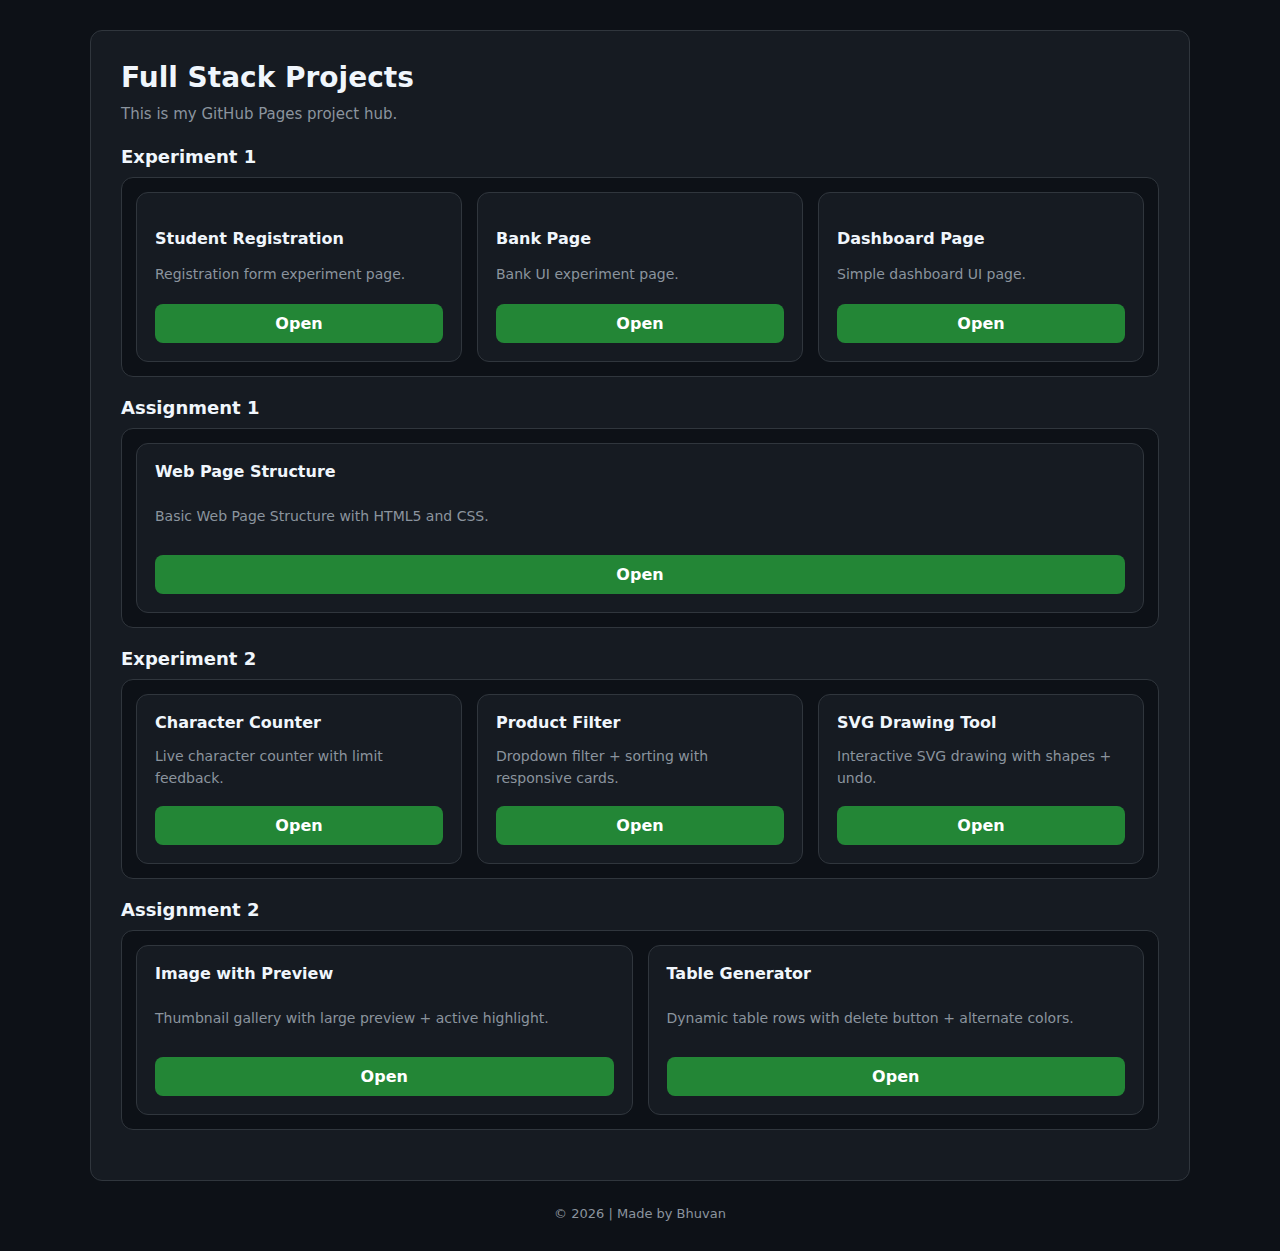
<file: index.html>
<!DOCTYPE html>
<html lang="en">
<head>
  <meta charset="UTF-8" />
  <meta name="viewport" content="width=device-width, initial-scale=1.0" />
  <title>Full Stack Projects</title>
  <style>
*{
  margin:0;
  padding:0;
  box-sizing:border-box;
  font-family:system-ui,-apple-system,BlinkMacSystemFont,"Segoe UI",sans-serif;
}

/* Page Background */
body{
  background:#0d1117;          /* GitHub dark background */
  color:#c9d1d9;
  min-height:100vh;
  display:flex;
  justify-content:center;
  align-items:center;
  padding:30px;
  flex-direction:column;
}

/* Main Container */
.container{
  width:100%;
  max-width:1100px;
  background:#161b22;          /* GitHub panel */
  border:1px solid #30363d;
  padding:30px;
  border-radius:12px;
}

/* Headings */
h1{
  font-size:28px;
  margin-bottom:8px;
  color:#f0f6fc;
}

h2{
  margin:18px 0 10px;
  font-size:18px;
  color:#f0f6fc;
}

/* Paragraphs */
p{
  color:#8b949e;
  margin-bottom:20px;
  line-height:1.6;
  font-size:15px;
}

/* Section Box */
.box{
  background:#0d1117;
  border:1px solid #30363d;
  border-radius:12px;
  padding:14px;
  margin-bottom:20px;
}

/* Grid */
.grid{
  display:grid;
  grid-template-columns:repeat(auto-fit,minmax(240px,1fr));
  gap:15px;
}

/* Cards */
.card{
  background:#161b22;
  border:1px solid #30363d;
  border-radius:12px;
  padding:18px;
  transition:0.2s ease;
  min-height:170px;
  display:flex;
  flex-direction:column;
  justify-content:space-between;
}

.card:hover{
  transform:translateY(-4px);
  border-color:#58a6ff;   /* GitHub blue */
}

/* Card text */
.card h3,
.card h2{
  font-size:16px;
  margin-bottom:8px;
  color:#f0f6fc;
}

.card p{
  font-size:14px;
  color:#8b949e;
  margin-bottom:12px;
}

/* Buttons / Links */
a{
  display:inline-block;
  text-decoration:none;
  background:#238636;      /* GitHub green */
  color:white;
  font-weight:600;
  padding:10px 14px;
  border-radius:8px;
  text-align:center;
}

a:hover{
  background:#2ea043;
}

/* Footer */
.page-footer{
  margin-top:25px;
  text-align:center;
  color:#8b949e;
  font-size:13px;
}
</style>

</head>
<body>
  <div class="container">
    <h1>Full Stack Projects</h1>
    <p>
      This is my GitHub Pages project hub.
    </p>
    <h2>Experiment 1</h2>
      <div class="box">
    <div class="grid">        
    <div class="card">
        <h2>Student Registration</h2>
        <p>Registration form experiment page.</p>
        <a href="StudentRegistration.html">Open</a>
      </div>

      <div class="card">
        <h2>Bank Page</h2>
        <p>Bank UI experiment page.</p>
        <a href="Bank.html">Open</a>
      </div>

      <div class="card">
        <h2>Dashboard Page</h2>
        <p>Simple dashboard UI page.</p>
        <a href="Dashboard.html">Open</a>
      </div>
    </div>
      </div>
    <h2>Assignment 1</h2>
          <div class="box">
    <div class="grid">
      <div class="card">
        <h3>Web Page Structure</h3>
        <p>Basic Web Page Structure with HTML5 and CSS.</p>
        <a href="Assignment-1/">Open</a>
      </div>
    </div>
            </div>

    <h2>Experiment 2</h2>
    <div class="box">
    <div class="grid">
      <div class="card">
        <h3>Character Counter</h3>
        <p>Live character counter with limit feedback.</p>
        <a href="Experiment-2/Character%20Counter/">Open</a>
      </div>

      <div class="card">
        <h3>Product Filter</h3>
        <p>Dropdown filter + sorting with responsive cards.</p>
        <a href="Experiment-2/Product%20Filter/">Open</a>
      </div>

      <div class="card">
        <h3>SVG Drawing Tool</h3>
        <p>Interactive SVG drawing with shapes + undo.</p>
        <a href="Experiment-2/SVG%20Drawing%20Tool/">Open</a>
      </div>
    </div>
        </div>

    <h2>Assignment 2</h2>
    <div class="box">
    <div class="grid">
      <div class="card">
        <h3>Image with Preview</h3>
        <p>Thumbnail gallery with large preview + active highlight.</p>
        <a href="Assignment-2/Image%20with%20Preview/">Open</a>
      </div>

      <div class="card">
        <h3>Table Generator</h3>
        <p>Dynamic table rows with delete button + alternate colors.</p>
        <a href="Assignment-2/Table%20Generator/">Open</a>
      </div>
    </div>
        </div>
    </div>
    
    <footer class="page-footer">© 2026 | Made by Bhuvan</footer>
</body>
</html>
</file>
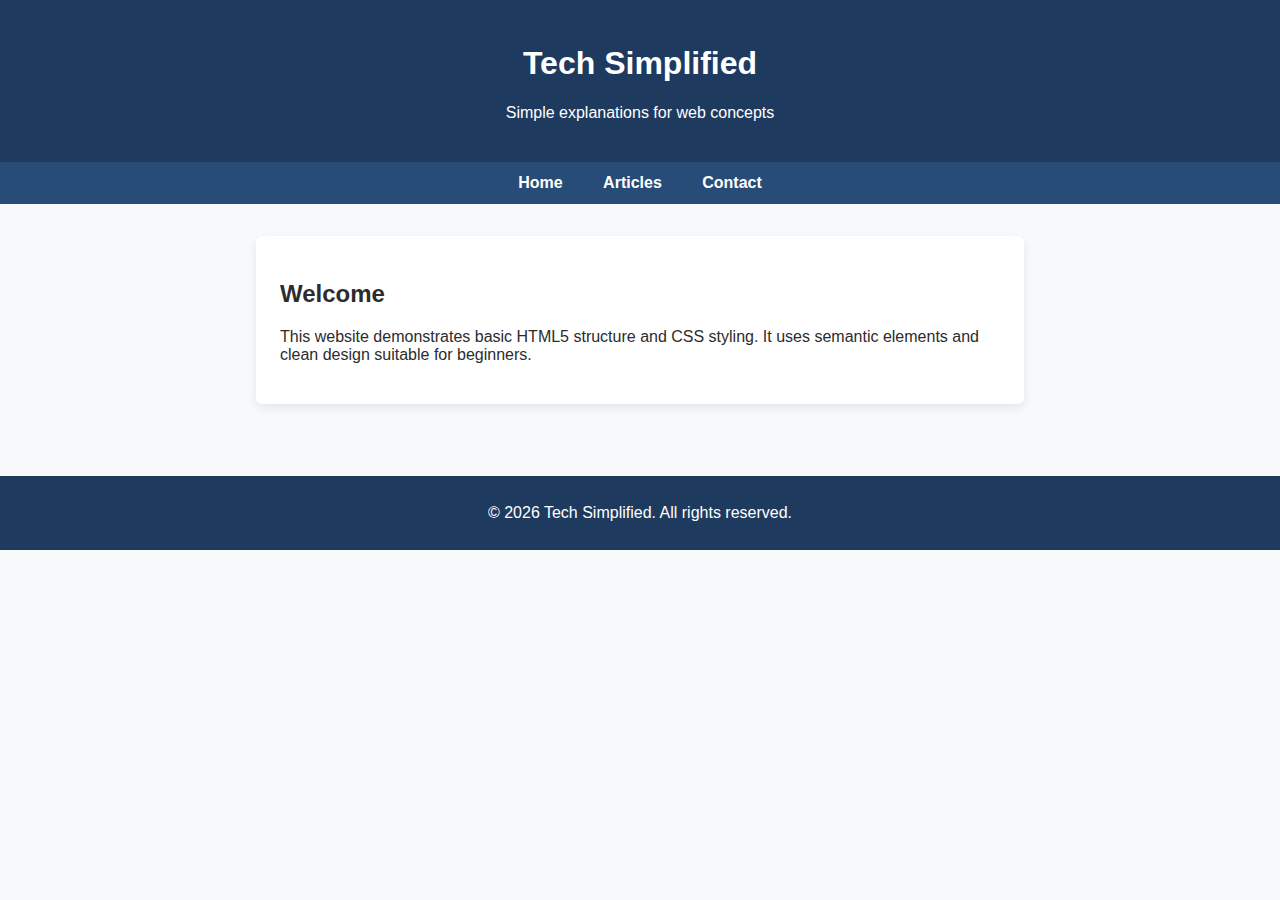
<file: Assignment-1/index.html>
<!DOCTYPE html>
<html lang="en">
<head>
    <meta charset="UTF-8">
    <title>Tech Simplified</title>
    <link rel="stylesheet" href="style.css">
</head>
<body>

<header class="header">
    <h1>Tech Simplified</h1>
    <p>Simple explanations for web concepts</p>
</header>

<nav class="nav">
    <a href="index.html">Home</a>
    <a href="article.html">Articles</a>
    <a href="contact.html">Contact</a>
</nav>

<section class="section">
    <article class="card">
        <h2>Welcome</h2>
        <p>
            This website demonstrates basic HTML5 structure and CSS styling.
            It uses semantic elements and clean design suitable for beginners.
        </p>
    </article>
</section>

<footer class="footer">
    <p>&copy; 2026 Tech Simplified. All rights reserved.</p>
</footer>

</body>
</html>
</file>
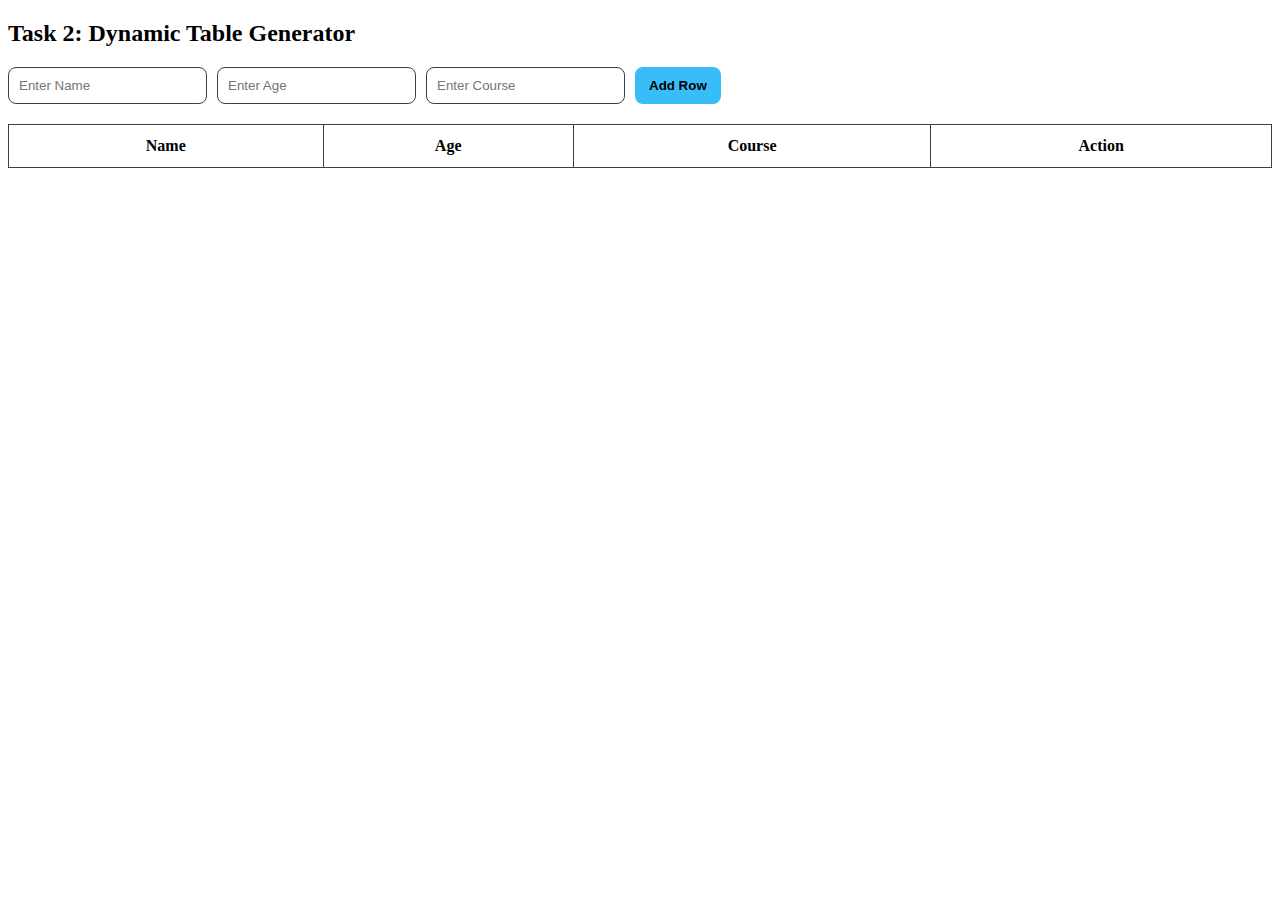
<file: Assignment-2/Table Generator/index.html>
<!DOCTYPE html>
<html lang="en">
<head>
  <meta charset="UTF-8" />
  <meta name="viewport" content="width=device-width, initial-scale=1.0" />
  <title>Assignment 2</title>
  <link rel="stylesheet" href="style.css" />
</head>
<body>
<h2>Task 2: Dynamic Table Generator</h2>

<div class="form">
  <input type="text" id="name" placeholder="Enter Name" />
  <input type="number" id="age" placeholder="Enter Age" />
  <input type="text" id="course" placeholder="Enter Course" />
  <button id="addBtn">Add Row</button>
</div>

<table>
  <thead>
    <tr>
      <th>Name</th>
      <th>Age</th>
      <th>Course</th>
      <th>Action</th>
    </tr>
  </thead>

  <tbody id="tableBody"></tbody>
</table>
<script src="script.js"></script>
</body>
</html>
</file>
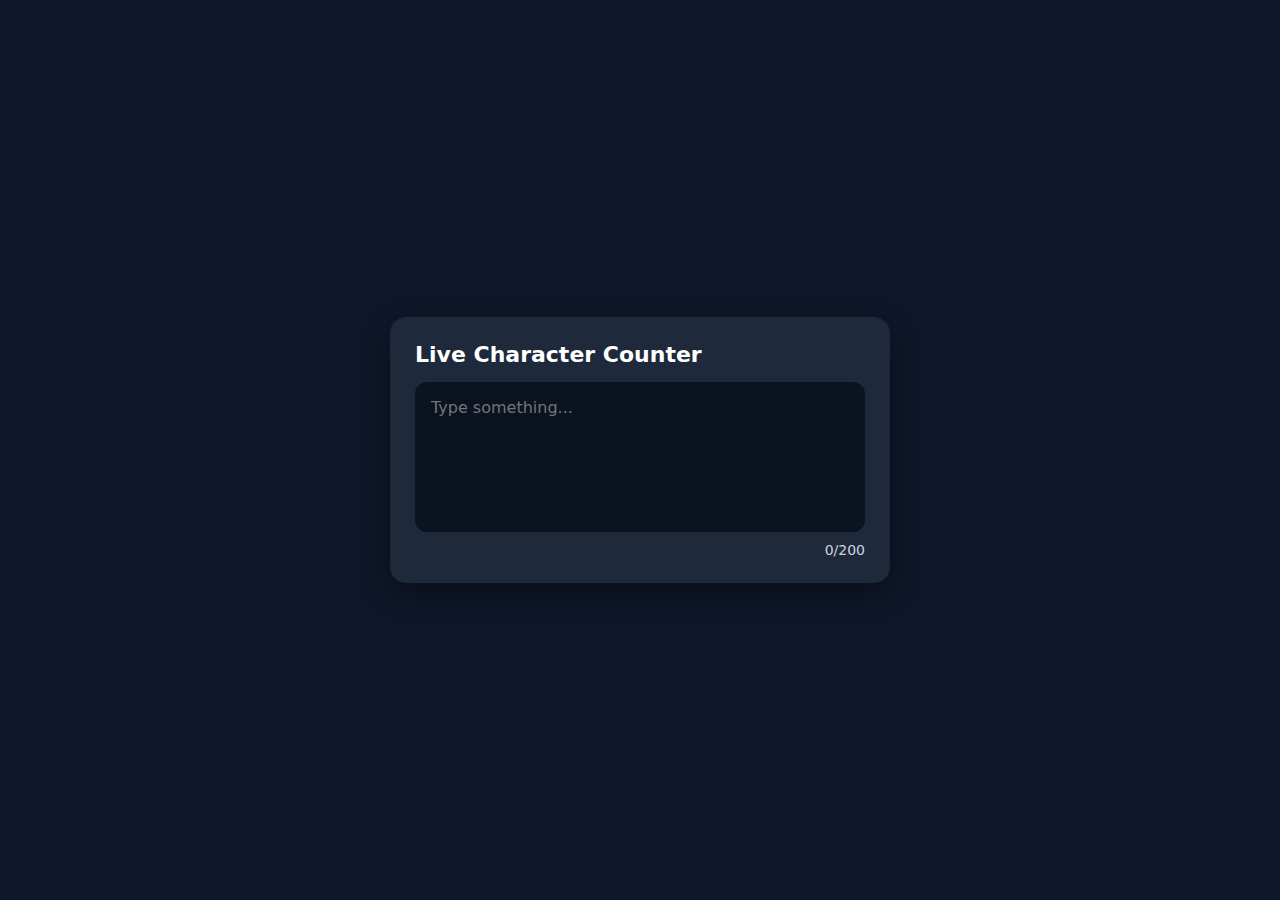
<file: Experiment-2-20260130T080318Z-3-001/Experiment-2/Character Counter/index.html>
<!DOCTYPE html>
<html lang="en">
<head>
  <meta charset="UTF-8" />
  <meta name="viewport" content="width=device-width, initial-scale=1.0" />
  <title>Live Character Counter</title>
  <link rel="stylesheet" href="style.css" />
</head>
<body>
  <div class="container">
    <h1>Live Character Counter</h1>

    <div class="input-box">
      <textarea id="textInput" placeholder="Type something..."></textarea>

      <div class="counter">
        <span id="count">0</span> / <span id="limit">200</span>
      </div>
    </div>
  </div>

  <script src="script.js"></script>
</body>
</html>
</file>
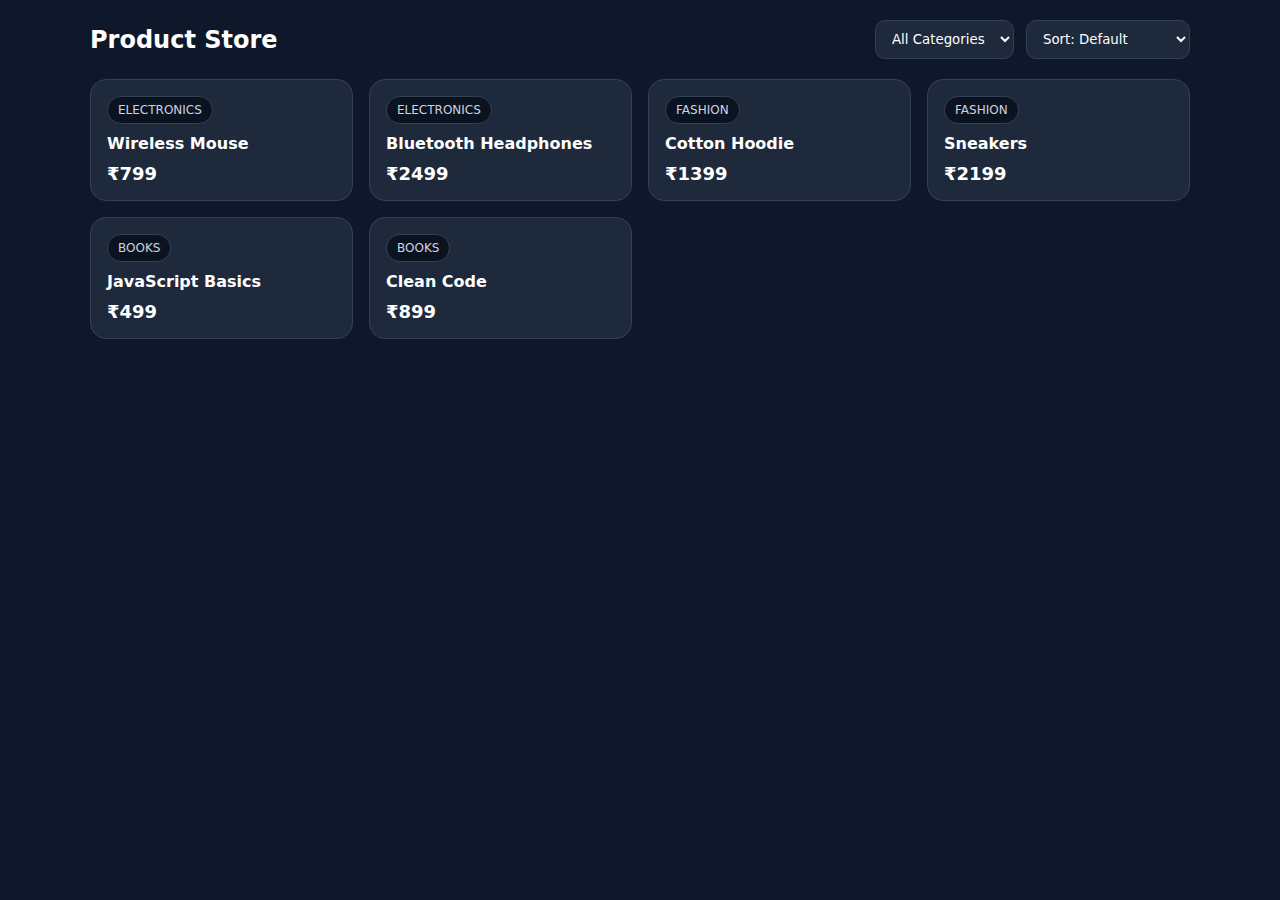
<file: Experiment-2-20260130T080318Z-3-001/Experiment-2/Product Filter/index.html>
<!DOCTYPE html>
<html lang="en">
<head>
  <meta charset="UTF-8" />
  <meta name="viewport" content="width=device-width, initial-scale=1.0" />
  <title>Product Filter + Sort</title>
  <link rel="stylesheet" href="style.css" />
</head>
<body>
  <div class="container">
    <header class="top">
      <h1>Product Store</h1>

      <div class="controls">
        <select id="categorySelect">
          <option value="all">All Categories</option>
          <option value="electronics">Electronics</option>
          <option value="fashion">Fashion</option>
          <option value="books">Books</option>
        </select>

        <select id="sortSelect">
          <option value="default">Sort: Default</option>
          <option value="priceLow">Price: Low → High</option>
          <option value="priceHigh">Price: High → Low</option>
          <option value="nameAZ">Name: A → Z</option>
          <option value="nameZA">Name: Z → A</option>
        </select>
      </div>
    </header>

    <main>
      <div id="productGrid" class="grid"></div>
    </main>
  </div>

  <script src="script.js"></script>
</body>
</html>
</file>
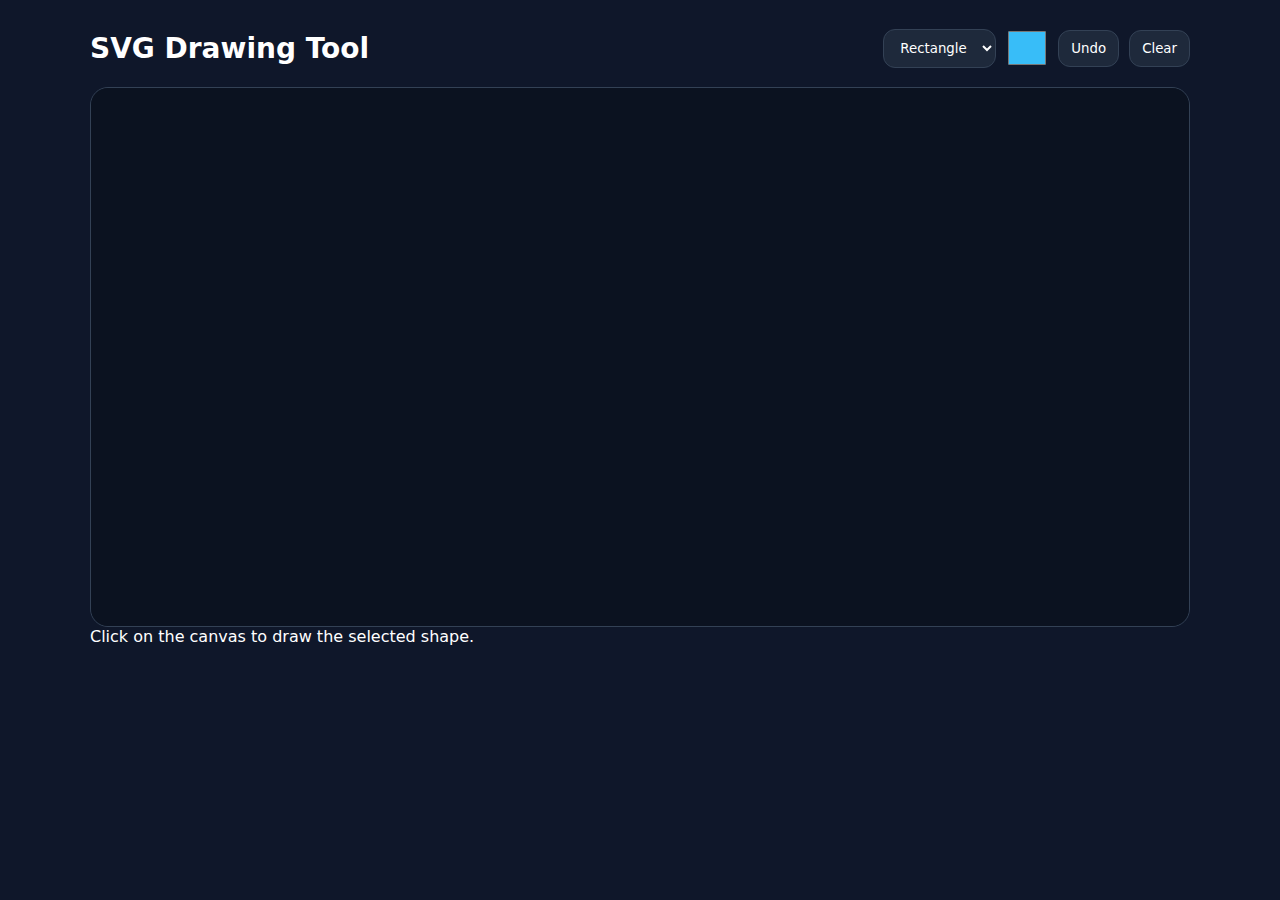
<file: Experiment-2-20260130T080318Z-3-001/Experiment-2/SVG Drawing Tool/index.html>
<!DOCTYPE html>
<html lang="en">
<head>
  <meta charset="UTF-8" />
  <meta name="viewport" content="width=device-width, initial-scale=1.0" />
  <title>SVG Drawing Tool</title>
  <link rel="stylesheet" href="style.css" />
</head>
<body>
  <div class="app">
    <header class="top">
      <h1>SVG Drawing Tool</h1>

      <div class="controls">
        <select id="shapeSelect">
          <option value="rect">Rectangle</option>
          <option value="circle">Circle</option>
        </select>

        <input id="colorPicker" type="color" value="#38bdf8" />

        <button id="undoBtn">Undo</button>
        <button id="clearBtn">Clear</button>
      </div>
    </header>

    <main class="canvas-wrap">
      <svg id="svgCanvas"></svg>
    </main>

    <p class="info">Click on the canvas to draw the selected shape.</p>
  </div>
    <script src="script.js"></script>
</body>
</html>
</file>
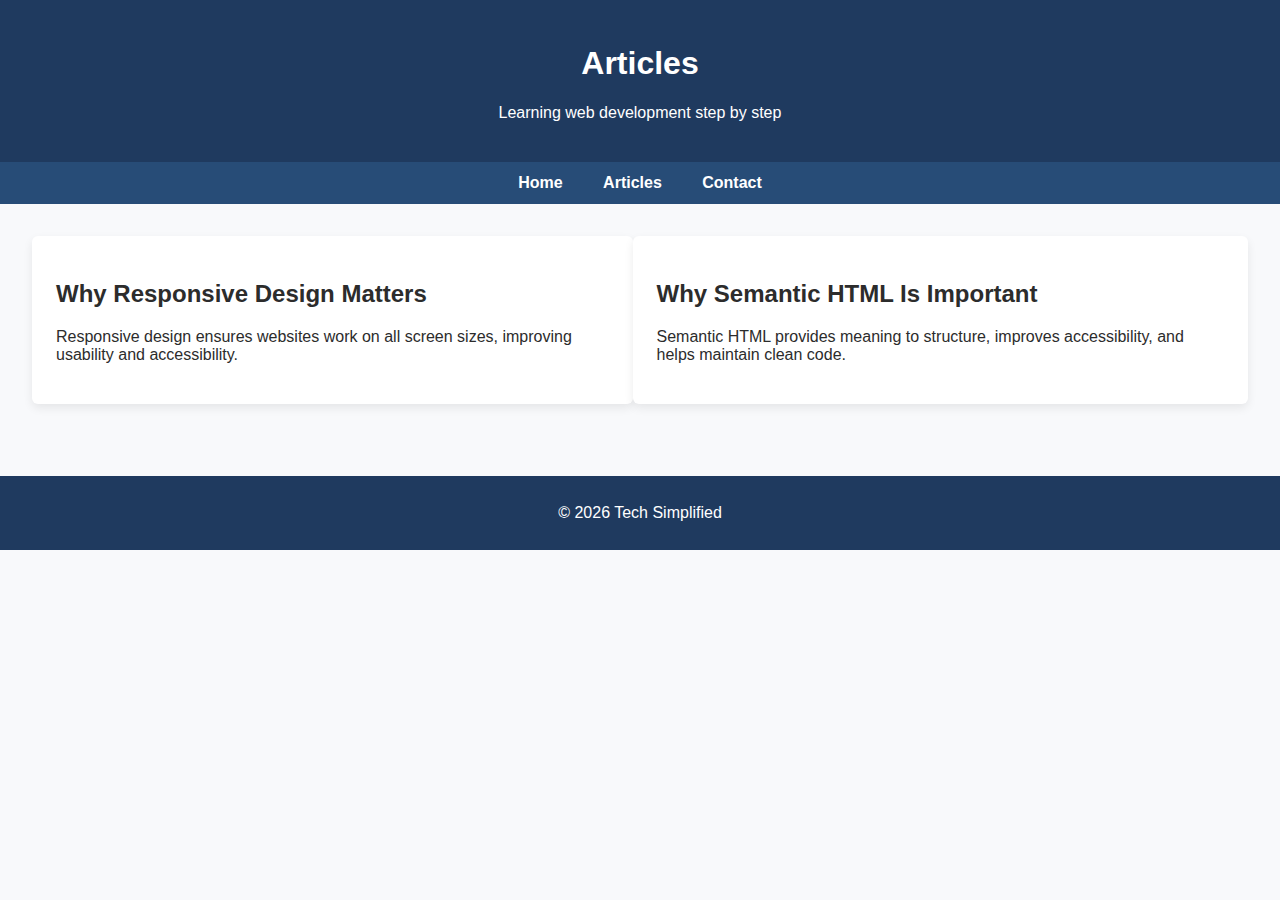
<file: Assignment-1/article.html>
<!DOCTYPE html>
<html lang="en">
<head>
    <meta charset="UTF-8">
    <title>Articles | Tech Simplified</title>
    <link rel="stylesheet" href="style.css">
</head>
<body>

<header class="header">
    <h1>Articles</h1>
    <p>Learning web development step by step</p>
</header>

<nav class="nav">
    <a href="index.html">Home</a>
    <a href="articles.html">Articles</a>
    <a href="contact.html">Contact</a>
</nav>

<section class="section">
    <article class="card">
        <h2>Why Responsive Design Matters</h2>
        <p>
            Responsive design ensures websites work on all screen sizes,
            improving usability and accessibility.
        </p>
    </article>

    <article class="card">
        <h2>Why Semantic HTML Is Important</h2>
        <p>
            Semantic HTML provides meaning to structure, improves accessibility,
            and helps maintain clean code.
        </p>
    </article>
</section>

<footer class="footer">
    <p>&copy; 2026 Tech Simplified</p>
</footer>

</body>
</html>
</file>
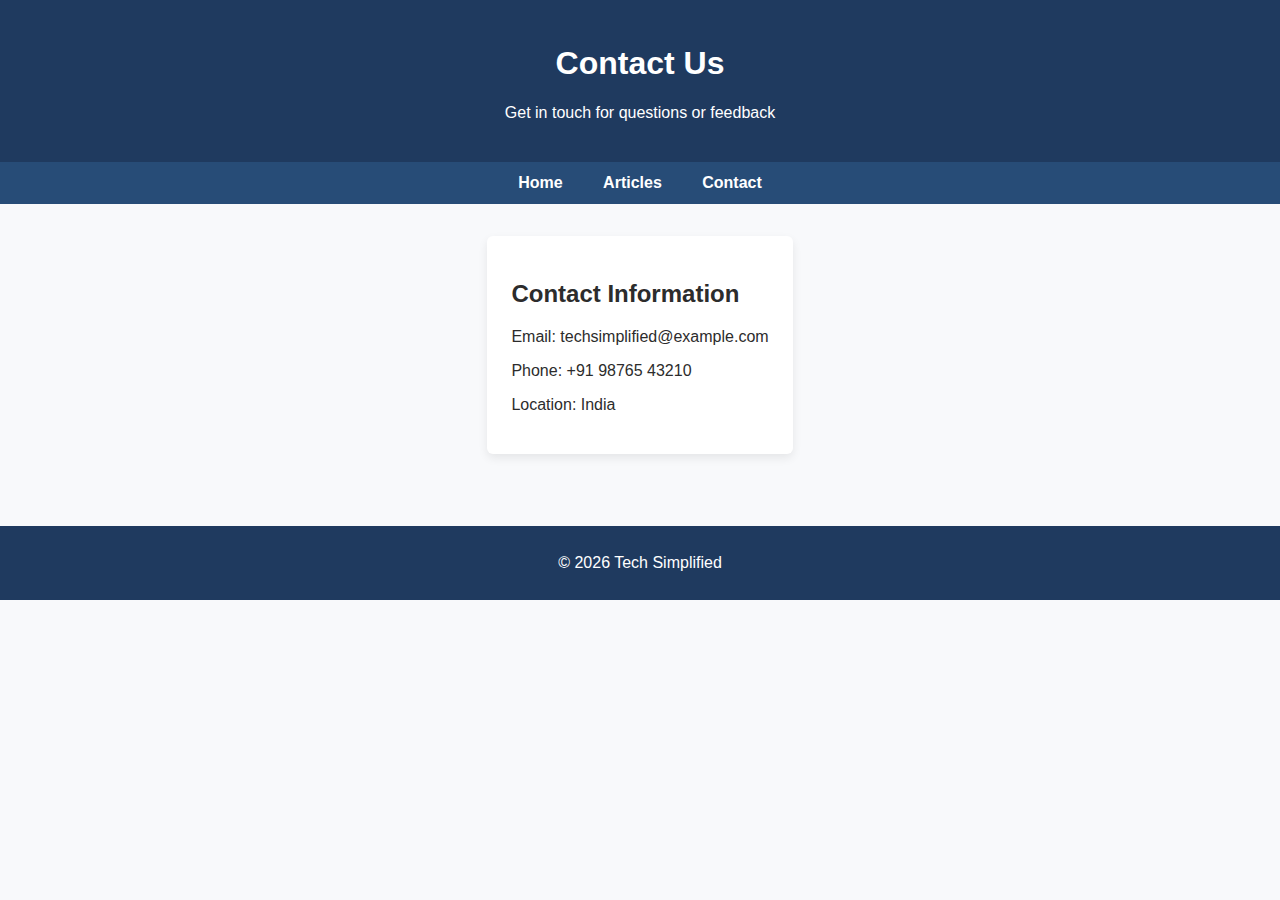
<file: Assignment-1/contact.html>
<!DOCTYPE html>
<html lang="en">
<head>
    <meta charset="UTF-8">
    <title>Contact | Tech Simplified</title>
    <link rel="stylesheet" href="style.css">
</head>
<body>

<header class="header">
    <h1>Contact Us</h1>
    <p>Get in touch for questions or feedback</p>
</header>

<nav class="nav">
    <a href="index.html">Home</a>
    <a href="articles.html">Articles</a>
    <a href="contact.html">Contact</a>
</nav>

<section class="section">
    <article class="card">
        <h2>Contact Information</h2>
        <p>Email: techsimplified@example.com</p>
        <p>Phone: +91 98765 43210</p>
        <p>Location: India</p>
    </article>
</section>

<footer class="footer">
    <p>&copy; 2026 Tech Simplified</p>
</footer>

</body>
</html>
</file>
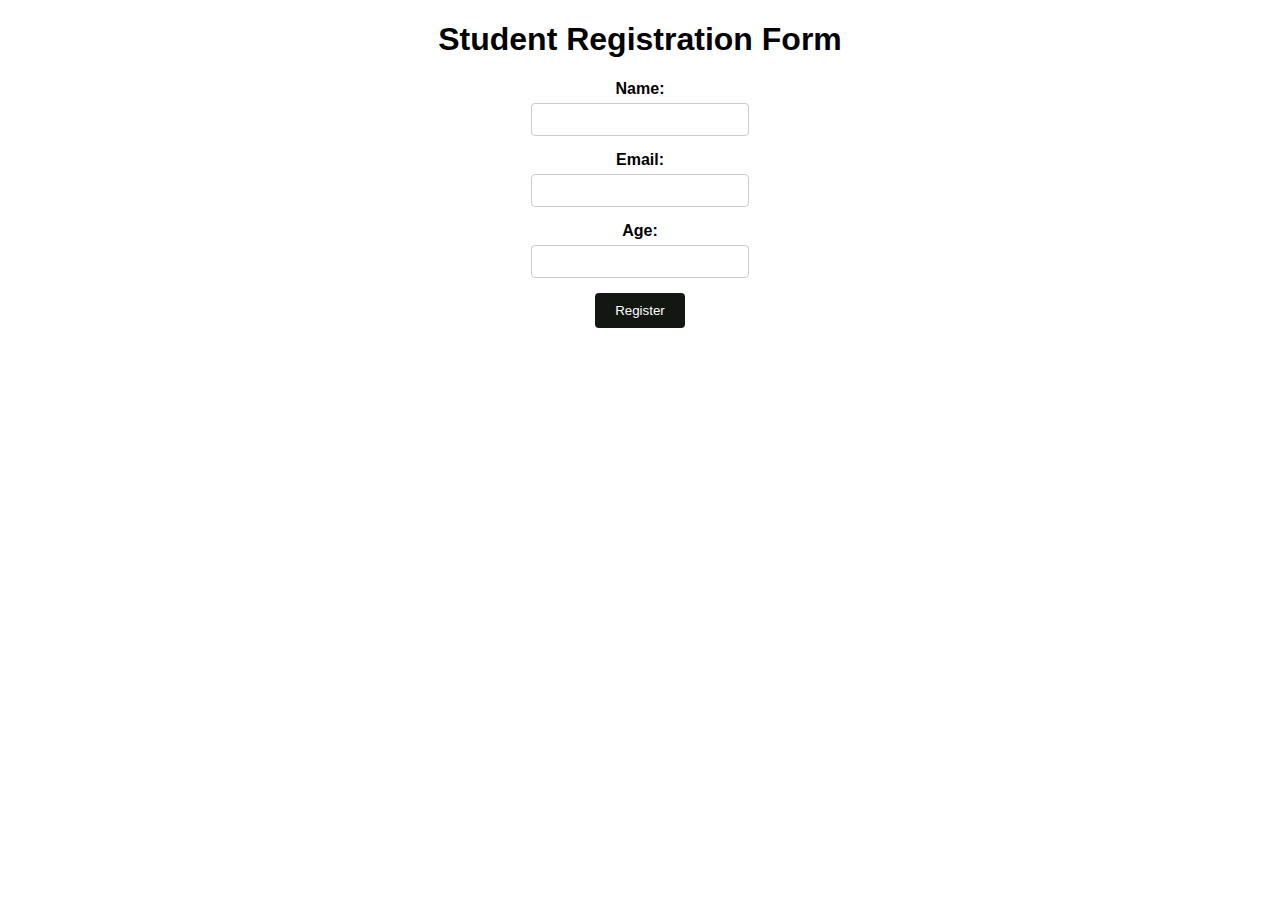
<file: Exp-1/Exp-1.1.html>
<!DOCTYPE html>
<html>
    <head>
        <title> 
            Registration Form
        </title>
        <style>
            body {
                font-family: Arial, sans-serif;
                margin: 20px;
            }
            label {
                font-weight: bold;
                size: 120px;
            }
            input[type="text"], input[type="email"], input[type="number"] {
                width: 200px;
                padding: 8px;
                margin: 5px 0 15px 0;
                border: 1px solid #ccc;
                border-radius: 4px;
            }
            input[type="submit"] {
                background-color: #121712;
                color: white;
                padding: 10px 20px;
                border: none;
                border-radius: 4px;
                cursor: pointer;
            }
            input[type="submit"]:hover {
                background-color: #161716;
            }
        </style>    
    </head>
    <body> 
        <h1> <center> Student Registration Form </center></h1>
        <form>
        <center> 
            <label for="name"> Name: </label><br>
            <input type="text" id="name" name="name"><br>
            <label for="email"> Email: </label><br>
            <input type="email" id="email" name="email"><br>
            <label for="age"> Age: </label><br>
            <input type="number" id="age" name="age" min="0"><br>
            <input type="submit" value="Register"> 
        </center>
        </form>
    </body>
</html>
</file>
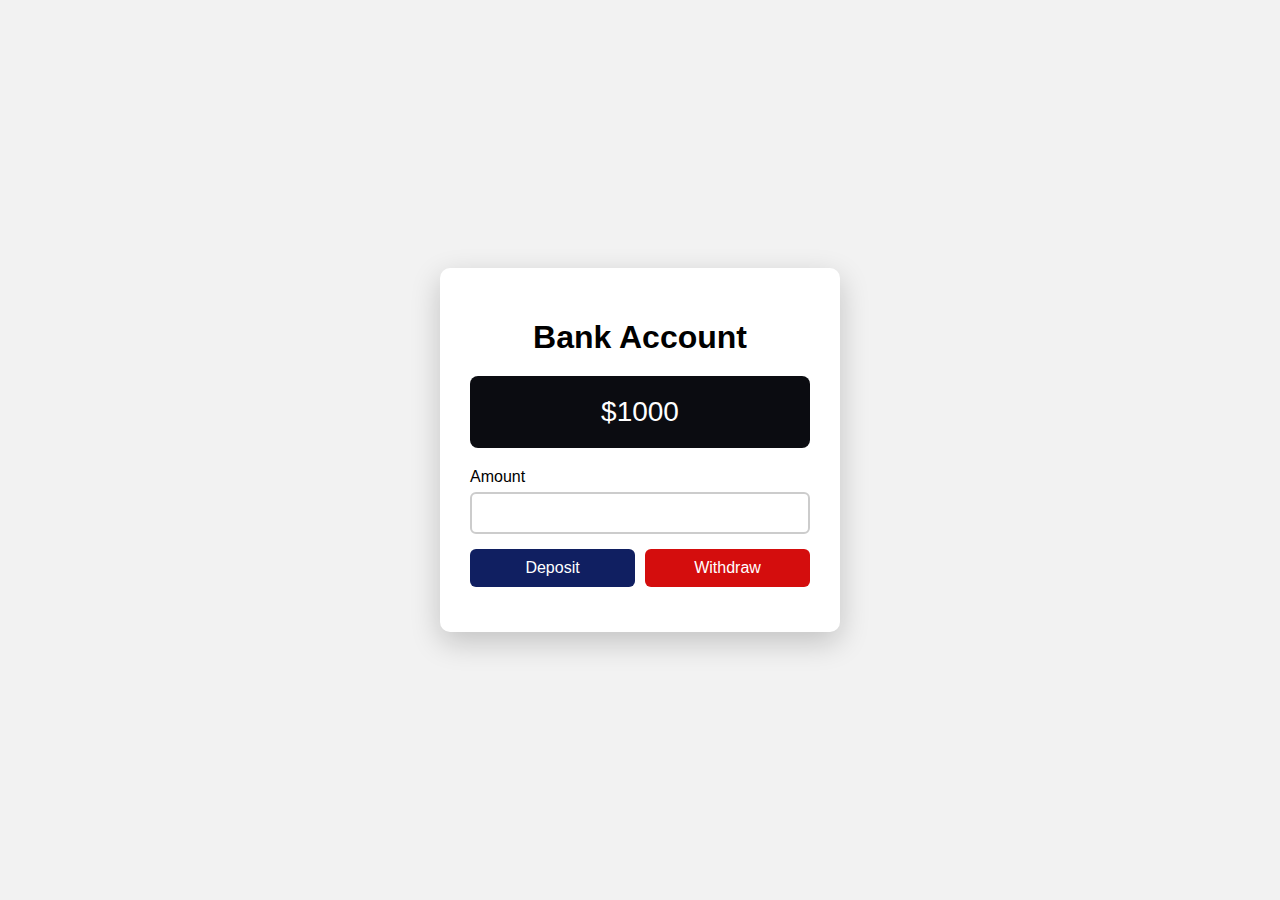
<file: Exp-1/Exp-1.2.html>
<!DOCTYPE html>
<html lang="en">
<head>
<meta charset="UTF-8">
<meta name="viewport" content="width=device-width, initial-scale=1.0">
<title>Banking Interface</title>

<style>
*{box-sizing:border-box;font-family:Segoe UI,Arial,sans-serif}

body{
margin:0;
min-height:100vh;
display:flex;
align-items:center;
justify-content:center;
background:#f2f2f2
}

.container{
background:#fff;
padding:30px;
width:100%;
max-width:400px;
border-radius:10px;
box-shadow:0 10px 30px rgba(0,0,0,.2)
}

h1{
text-align:center;
margin-bottom:20px
}

.balance{
background:#0b0c11;
color:#fff;
padding:20px;
border-radius:8px;
text-align:center;
font-size:28px;
margin-bottom:20px
}

label{
display:block;
margin-bottom:6px
}

input{
width:100%;
padding:10px;
font-size:16px;
border:2px solid #ccc;
border-radius:6px;
margin-bottom:15px
}

.buttons{
display:flex;
gap:10px;
margin-bottom:15px
}

button{
flex:1;
padding:10px;
font-size:16px;
border:none;
border-radius:6px;
color:#fff;
cursor:pointer
}

.deposit{background:#101f61}
.withdraw{background:#d40d0d}

.message{
text-align:center;
display:none;
padding:10px;
border-radius:6px
}

.success{
background:#d4edda;
color:#155724;
display:block
}

.error{
background:#f8d7da;
color:#721c24;
display:block
}
</style>
</head>

<body>

<div class="container">
<h1>Bank Account</h1>

<div class="balance" id="balance">$1000</div>

<div id="message" class="message"></div>

<label>Amount</label>
<input type="number" id="amount" min="1">

<div class="buttons">
<button class="deposit" onclick="deposit()">Deposit</button>
<button class="withdraw" onclick="withdraw()">Withdraw</button>
</div>
</div>

<script>
let balance = 10000

function showMessage(text,type){
const msg=document.getElementById("message")
msg.textContent=text
msg.className="message "+type
}

function updateBalance(){
document.getElementById("balance").textContent="$"+balance
document.getElementById("amount").value=""
}

function deposit(){
const amt=Number(document.getElementById("amount").value)
if(amt<=0){
showMessage("Invalid amount","error")
return
}
balance+=amt
updateBalance()
showMessage("Deposit successful","success")
}

function withdraw(){
const amt=Number(document.getElementById("amount").value)
if(amt<=0||amt>balance){
showMessage("Invalid amount","error")
return
}
balance-=amt
updateBalance()
showMessage("Withdrawal successful","success")
}
</script>

</body>
</html>
</file>
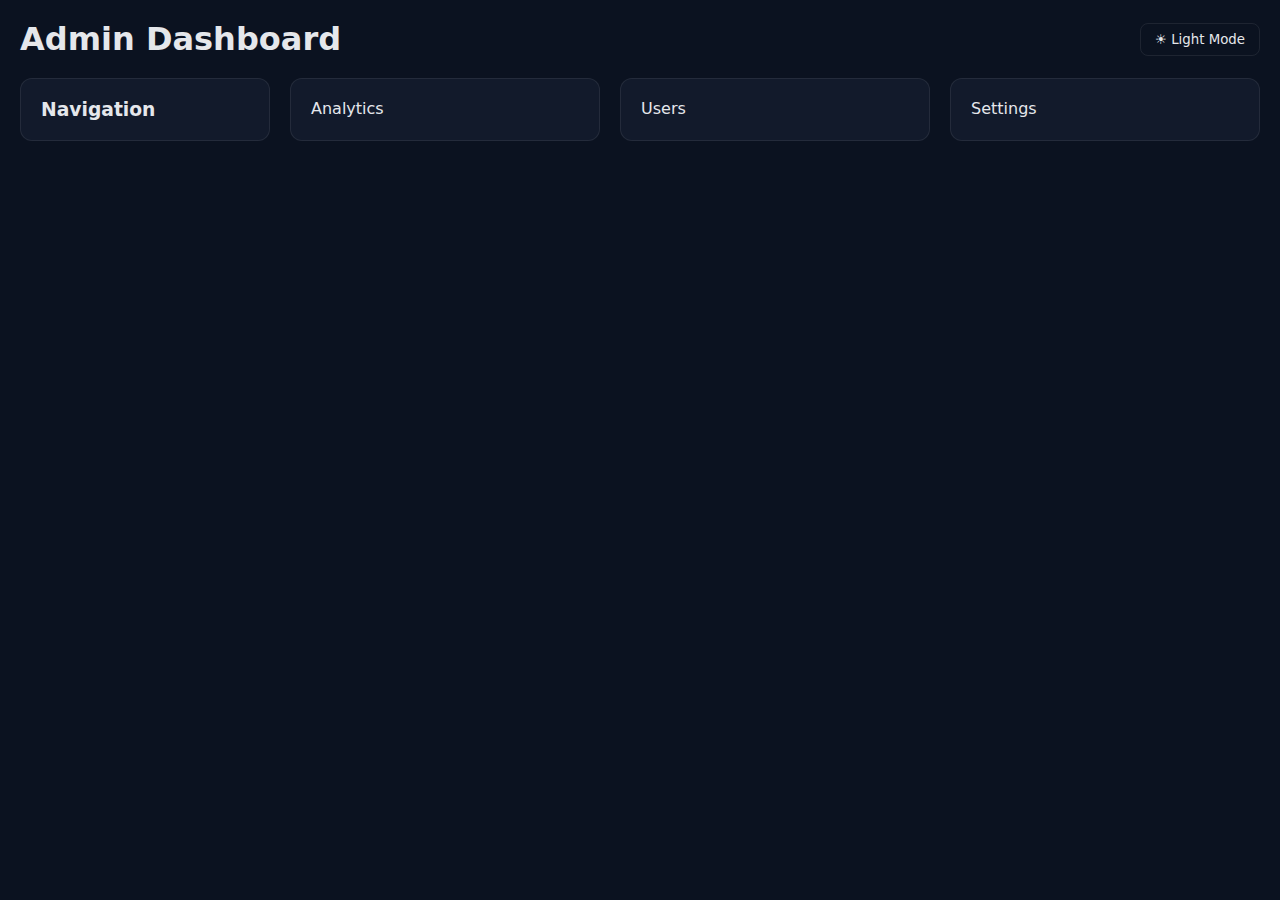
<file: Exp-1/Exp-1.3.html>
<!DOCTYPE html>
<html lang="en">
<head>
<meta charset="UTF-8">
<meta name="viewport" content="width=device-width, initial-scale=1.0">
<title>Admin Dashboard</title>

<style>
:root {
  --bg: #0b1220;
  --card: #121a2b;
  --text: #e5e7eb;
  --border: rgba(255,255,255,0.08);
}
.light {
  --bg: #f3f4f6;
  --card: #ffffff;
  --text: #111827;
  --border: rgba(0,0,0,0.1);
}
* {
  box-sizing: border-box;
  margin: 0;
  font-family: system-ui, sans-serif;
}

body {
  background: var(--bg);
  color: var(--text);
  min-height: 100vh;
  padding: 20px;
}
.dashboard {
  display: grid;
  grid-template-columns: 250px 1fr;
  grid-template-rows: auto 1fr;
  gap: 20px;
}

header {
  grid-column: 1 / -1;
  display: flex;
  justify-content: space-between;
  align-items: center;
}
.card {
  background: var(--card);
  border: 1px solid var(--border);
  border-radius: 12px;
  padding: 20px;
}

.sidebar {
  height: 100%;
}

.main {
  display: grid;
  grid-template-columns: repeat(3, 1fr);
  gap: 20px;
}
button {
  background: none;
  border: 1px solid var(--border);
  color: var(--text);
  padding: 8px 14px;
  border-radius: 8px;
  cursor: pointer;
}

button:hover {
  opacity: 0.85;
}
@media (max-width: 900px) {
  .dashboard {
    grid-template-columns: 1fr;
  }

  .main {
    grid-template-columns: 1fr;
  }
}
</style>
</head>

<body>
  <div class="dashboard">
    <header>
      <h1>Admin Dashboard</h1>
      <button id="themeToggle">☀ Light Mode</button>
    </header>

    <aside class="card sidebar">
      <h3>Navigation</h3>
    </aside>

    <section class="main">
      <div class="card">Analytics</div>
      <div class="card">Users</div>
      <div class="card">Settings</div>
    </section>
  </div>

<script>
const toggle = document.getElementById("themeToggle");

toggle.addEventListener("click", () => {
  document.body.classList.toggle("light");

  toggle.textContent =
    document.body.classList.contains("light")
      ? "🌙 Dark Mode"
      : "☀ Light Mode";
});
</script>
</body>
</html>
</file>
<file: Assignment-1/style.css>
body {
    margin: 0;
    font-family: "Segoe UI", Arial, sans-serif;
    background-color: #f8f9fb;
    color: #2c2c2c;
}

.header {
    background-color: #1f3a5f;
    color: #ffffff;
    padding: 24px;
    text-align: center;
}

.nav {
    background-color: #274c77;
    padding: 12px;
    text-align: center;
}

.nav a {
    color: #ffffff;
    margin: 0 18px;
    text-decoration: none;
    font-weight: 600;
}

.nav a:hover {
    text-decoration: underline;
}

.section {
    padding: 32px;
    display: flex;
    justify-content: center;
}

.card {
    background-color: #ffffff;
    padding: 24px;
    max-width: 720px;
    border-radius: 6px;
    box-shadow: 0 4px 10px rgba(0, 0, 0, 0.08);
}

.footer {
    background-color: #1f3a5f;
    color: #ffffff;
    text-align: center;
    padding: 12px;
    margin-top: 40px;
}
</file>
<file: Assignment-2/Table Generator/style.css>
.form {
  display: flex;
  gap: 10px;
  flex-wrap: wrap;
  margin: 20px 0;
}

input {
  padding: 10px;
  border-radius: 8px;
  border: 1px solid #334155;
  outline: none;
}

button {
  padding: 10px 14px;
  border: none;
  border-radius: 8px;
  background: #38bdf8;
  cursor: pointer;
  font-weight: bold;
}

table {
  width: 100%;
  border-collapse: collapse;
  margin-top: 10px;
}

th, td {
  padding: 12px;
  border: 1px solid #334155;
  text-align: center;
}

tbody tr:nth-child(even) {
  background: #1e293b;
}

tbody tr:nth-child(odd) {
  background: #0b1220;
}

.deleteBtn {
  background: #fb7185;
  color: white;
  padding: 6px 10px;
  border-radius: 6px;
  border: none;
  cursor: pointer;
}
</file>
<file: Experiment-2-20260130T080318Z-3-001/Experiment-2/Character Counter/style.css>
* {
  margin: 0;
  padding: 0;
  box-sizing: border-box;
  font-family: system-ui, sans-serif;
}

body {
  min-height: 100vh;
  display: flex;
  justify-content: center;
  align-items: center;
  background: #0f172a;
  padding: 20px;
}

.container {
  width: 100%;
  max-width: 500px;
  background: #1e293b;
  padding: 25px;
  border-radius: 16px;
  box-shadow: 0 10px 30px rgba(0, 0, 0, 0.4);
}

h1 {
  color: white;
  font-size: 22px;
  margin-bottom: 15px;
}

.input-box {
  display: flex;
  flex-direction: column;
  gap: 10px;
}

textarea {
  width: 100%;
  height: 150px;
  resize: none;
  padding: 14px;
  border-radius: 12px;
  border: 2px solid transparent;
  outline: none;
  font-size: 16px;
  background: #0b1220;
  color: white;
  transition: 0.2s;
}

textarea:focus {
  border-color: #38bdf8;
}

.counter {
  display: flex;
  justify-content: flex-end;
  font-size: 14px;
  color: #cbd5e1;
}

.counter.warning {
  color: #facc15;
}

.counter.danger {
  color: #fb7185;
}
</file>
<file: Experiment-2-20260130T080318Z-3-001/Experiment-2/Product Filter/style.css>
* {
  margin: 0;
  padding: 0;
  box-sizing: border-box;
  font-family: system-ui, sans-serif;
}

body {
  min-height: 100vh;
  background: #0f172a;
  padding: 20px;
  color: white;
}

.container {
  max-width: 1100px;
  margin: 0 auto;
}

.top {
  display: flex;
  gap: 16px;
  justify-content: space-between;
  align-items: center;
  flex-wrap: wrap;
  margin-bottom: 20px;
}

h1 {
  font-size: 24px;
}

.controls {
  display: flex;
  gap: 12px;
  flex-wrap: wrap;
}

select {
  background: #1e293b;
  border: 1px solid #334155;
  color: white;
  padding: 10px 12px;
  border-radius: 10px;
  outline: none;
}

.grid {
  display: grid;
  grid-template-columns: repeat(auto-fit, minmax(220px, 1fr));
  gap: 16px;
}

.card {
  background: #1e293b;
  border: 1px solid #334155;
  border-radius: 16px;
  padding: 16px;
  transition: transform 0.2s ease, opacity 0.2s ease;
}

.card:hover {
  transform: translateY(-4px);
}

.card h2 {
  font-size: 16px;
  margin-bottom: 8px;
}

.badge {
  display: inline-block;
  padding: 6px 10px;
  border-radius: 999px;
  background: #0b1220;
  border: 1px solid #334155;
  font-size: 12px;
  margin-bottom: 10px;
  color: #cbd5e1;
}

.price {
  font-size: 18px;
  font-weight: 700;
  margin-top: 10px;
}

.fade-out {
  opacity: 0;
  transform: scale(0.98);
}

.fade-in {
  opacity: 1;
  transform: scale(1);
}
</file>
<file: Experiment-2-20260130T080318Z-3-001/Experiment-2/SVG Drawing Tool/style.css>
* {
  margin: 0;
  padding: 0;
  box-sizing: border-box;
  font-family: system-ui, sans-serif;
}

body {
  min-height: 100vh;
  background: #0f172a;
  color: white;
  display: flex;
  justify-content: center;
  padding: 3vh 3vw;
}

.app {
  width: 95vw;
  max-width: 1100px;
}

.top {
  display: flex;
  justify-content: space-between;
  align-items: center;
  flex-wrap: wrap;
  gap: 12px;
  margin-bottom: 2vh;
}

h1 {
  font-size: clamp(18px, 2.2vw, 28px);
}

.controls {
  display: flex;
  gap: 10px;
  flex-wrap: wrap;
  align-items: center;
}

select,
button {
  background: #1e293b;
  border: 1px solid #334155;
  color: white;
  padding: 10px 12px;
  border-radius: 12px;
  outline: none;
}

button {
  cursor: pointer;
  transition: 0.15s;
}

button:hover {
  transform: translateY(-2px);
}

input[type="color"] {
  width: 42px;
  height: 42px;
  border: none;
  border-radius: 12px;
  background: transparent;
  cursor: pointer;
}

.canvas-wrap {
  width: 95vw;
  max-width: 1100px;
  height: 60vh;
  background: #1e293b;
  border: 1px solid #334155;
  border-radius: 18px;
  overflow: hidden;
}

#svgCanvas {
  width: 100%;
  height: 100%;
  display: block;
  background: #0b1220;
  cursor: crosshair;
}

.hint {
  margin-top: 1.5vh;
  color: #cbd5e1;
  font-size: 14px;
}
</file>
